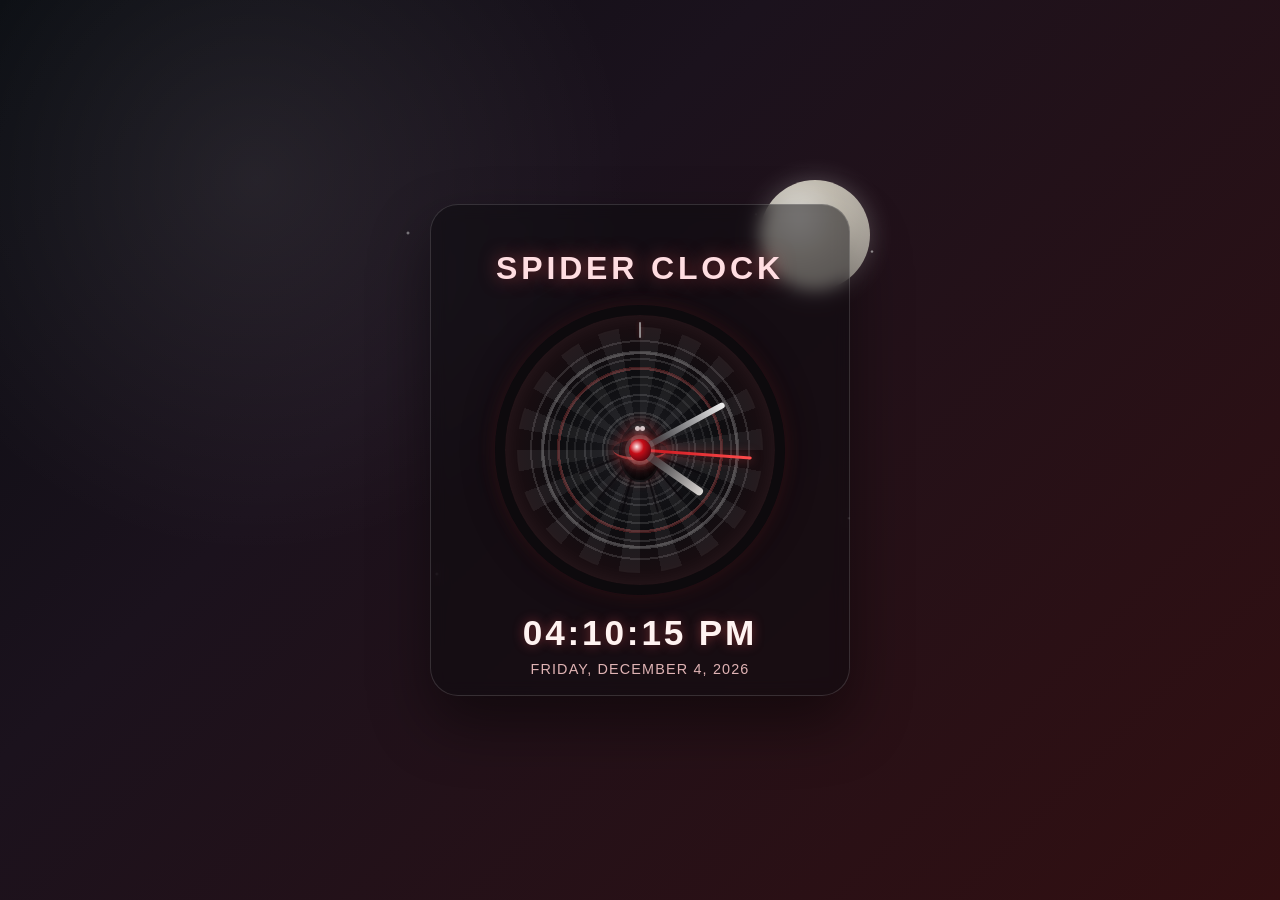
<file: index.html>
<!DOCTYPE html>
<html lang="en">
<head>
  <meta charset="UTF-8" />
  <meta name="viewport" content="width=device-width, initial-scale=1.0" />
  <title>Spider Clock</title>
  <link rel="stylesheet" href="./Spider%20clock.css" />
</head>
<body>
  <div class="scene">
    <div class="stars"></div>
    <div class="moon"></div>

    <div class="clock-card">
      <h1 class="title">Spider Clock</h1>

      <div class="clock-wrap">
        <div class="clock">
          <div class="clock-face">
            <div class="web web-outer"></div>
            <div class="web web-inner"></div>

            <div class="tick tick-12"></div>
            <div class="tick tick-1"></div>
            <div class="tick tick-2"></div>
            <div class="tick tick-3"></div>
            <div class="tick tick-4"></div>
            <div class="tick tick-5"></div>
            <div class="tick tick-6"></div>
            <div class="tick tick-7"></div>
            <div class="tick tick-8"></div>
            <div class="tick tick-9"></div>
            <div class="tick tick-10"></div>
            <div class="tick tick-11"></div>

            <div class="spider">
              <div class="leg leg-1"></div>
              <div class="leg leg-2"></div>
              <div class="leg leg-3"></div>
              <div class="leg leg-4"></div>
              <div class="leg leg-5"></div>
              <div class="leg leg-6"></div>
              <div class="spider-head"></div>
              <div class="spider-body"></div>
              <div class="eye eye-left"></div>
              <div class="eye eye-right"></div>
            </div>

            <div class="hand hour" id="hour"></div>
            <div class="hand minute" id="minute"></div>
            <div class="hand second" id="second"></div>

            <div class="center-dot"></div>
          </div>
        </div>
      </div>

      <div class="digital-panel">
        <div class="digital" id="digital"></div>
        <div class="date" id="date"></div>
      </div>
    </div>
  </div>

  <script>
    function updateClock() {
      const now = new Date();
      const hours = now.getHours();
      const minutes = now.getMinutes();
      const seconds = now.getSeconds();
      const milliseconds = now.getMilliseconds();

      const secondDegrees = ((seconds + milliseconds / 1000) / 60) * 360;
      const minuteDegrees = ((minutes + seconds / 60) / 60) * 360;
      const hourDegrees = ((hours % 12 + minutes / 60) / 12) * 360;

      document.getElementById('second').style.transform = `translateX(-50%) rotate(${secondDegrees}deg)`;
      document.getElementById('minute').style.transform = `translateX(-50%) rotate(${minuteDegrees}deg)`;
      document.getElementById('hour').style.transform = `translateX(-50%) rotate(${hourDegrees}deg)`;

      const hours12 = hours % 12 || 12;
      const ampm = hours >= 12 ? 'PM' : 'AM';
      const timeString = `${String(hours12).padStart(2, '0')}:${String(minutes).padStart(2, '0')}:${String(seconds).padStart(2, '0')} ${ampm}`;
      document.getElementById('digital').textContent = timeString;

      const options = { weekday: 'long', year: 'numeric', month: 'long', day: 'numeric' };
      document.getElementById('date').textContent = now.toLocaleDateString('en-US', options);
    }

    updateClock();
    setInterval(updateClock, 100);
  </script>
</body>
</html>
</file>
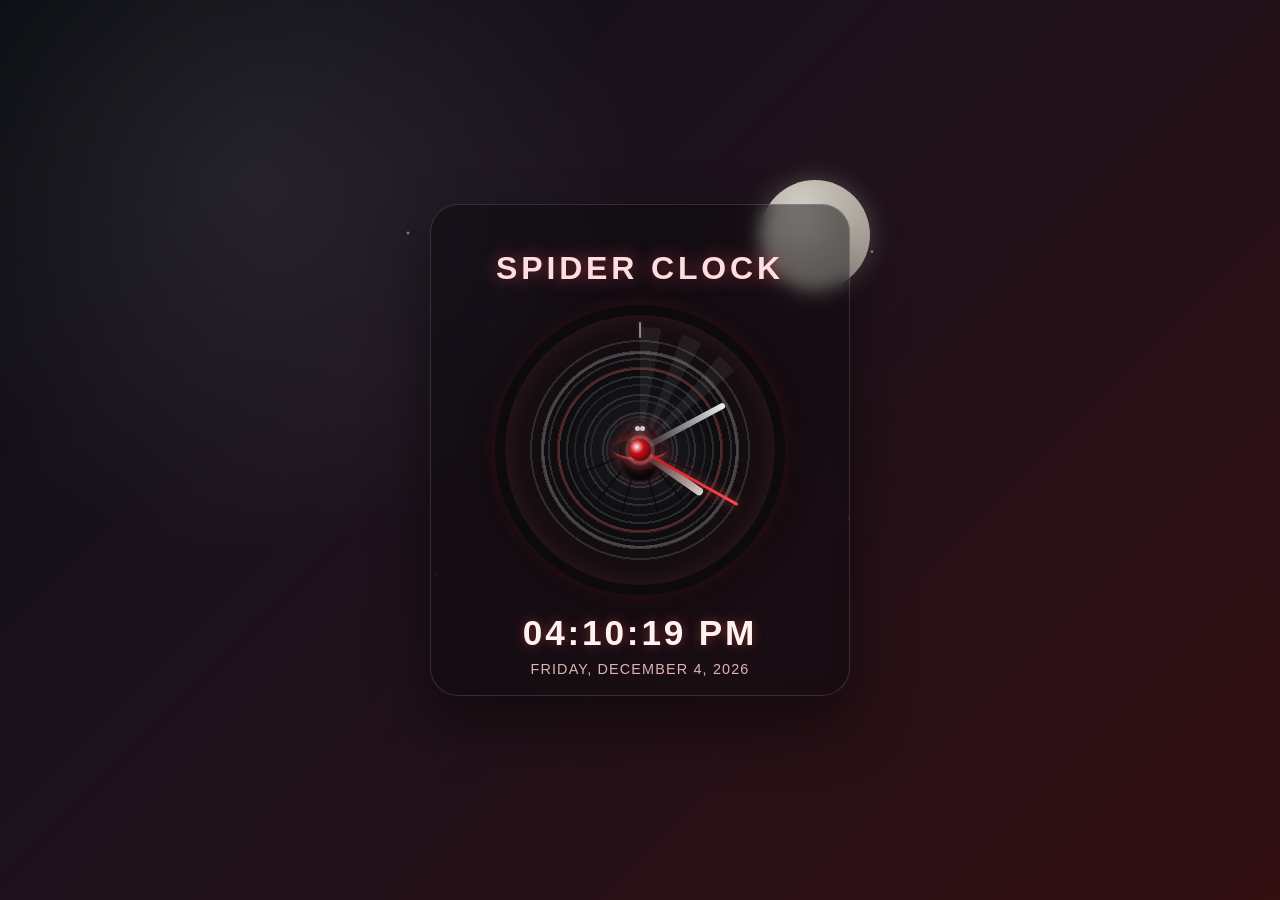
<file: spider-clock-standalone.html>
<!DOCTYPE html>
<html lang="en">
<head>
    <meta charset="UTF-8">
    <meta name="viewport" content="width=device-width, initial-scale=1.0">
    <title>Spider Clock</title>
    <style>
        :root {
            --bg-1: #0a0d12;
            --bg-2: #1b121d;
            --bg-3: #320f11;
            --dial-1: #1d1d22;
            --dial-2: #0d0d10;
            --dial-3: #2a0d12;
            --red-1: #ff4d4d;
            --red-2: #c5131b;
            --gold-1: #f0d6a6;
            --cream: #fef7e8;
            --shadow: rgba(0, 0, 0, 0.45);
            --web: rgba(255, 255, 255, 0.12);
            --spider: #08090d;
            --spider-glow: rgba(255, 85, 85, 0.35);
        }

        * {
            box-sizing: border-box;
        }

        html, body {
            margin: 0;
            min-height: 100%;
            height: 100%;
            font-family: Arial, Helvetica, sans-serif;
        }

        body {
            display: grid;
            place-items: center;
            background:
                radial-gradient(circle at 20% 20%, rgba(255,255,255,0.08), transparent 30%),
                linear-gradient(135deg, var(--bg-1) 0%, var(--bg-2) 35%, var(--bg-3) 100%);
            color: var(--cream);
            overflow: hidden;
        }

        .scene {
            position: relative;
            width: min(90vw, 580px);
            min-height: 620px;
            display: grid;
            place-items: center;
        }

        .moon {
            position: absolute;
            width: 110px;
            height: 110px;
            border-radius: 50%;
            background: radial-gradient(circle at 35% 35%, #fffef8, #d7d2c4 40%, #a8a29b 100%);
            top: 40px;
            right: 60px;
            box-shadow: 0 0 25px rgba(255,255,255,0.25);
            opacity: 0.9;
        }

        .stars {
            position: absolute;
            inset: 0;
            background-image:
                radial-gradient(2px 2px at 10% 15%, rgba(255,255,255,0.8), transparent),
                radial-gradient(2px 2px at 25% 30%, rgba(255,255,255,0.8), transparent),
                radial-gradient(1.5px 1.5px at 40% 18%, rgba(255,255,255,0.9), transparent),
                radial-gradient(2px 2px at 55% 35%, rgba(255,255,255,0.8), transparent),
                radial-gradient(1.6px 1.6px at 70% 12%, rgba(255,255,255,0.95), transparent),
                radial-gradient(2px 2px at 80% 24%, rgba(255,255,255,0.8), transparent),
                radial-gradient(1.8px 1.8px at 90% 18%, rgba(255,255,255,0.9), transparent),
                radial-gradient(2px 2px at 15% 70%, rgba(255,255,255,0.85), transparent),
                radial-gradient(2px 2px at 32% 82%, rgba(255,255,255,0.8), transparent),
                radial-gradient(1.8px 1.8px at 68% 72%, rgba(255,255,255,0.9), transparent),
                radial-gradient(1.7px 1.7px at 86% 61%, rgba(255,255,255,0.8), transparent);
            opacity: 0.8;
        }

        .clock-card {
            position: relative;
            z-index: 1;
            width: min(85vw, 420px);
            background: rgba(13, 10, 14, 0.52);
            border: 1px solid rgba(255, 255, 255, 0.14);
            box-shadow: 0 28px 60px var(--shadow);
            backdrop-filter: blur(8px);
            border-radius: 28px;
            padding: 24px 20px 18px;
        }

        .title {
            text-align: center;
            font-size: clamp(1.4rem, 2.8vw, 2rem);
            letter-spacing: 0.12em;
            text-transform: uppercase;
            font-weight: 700;
            margin-bottom: 18px;
            color: #ffdde1;
            text-shadow: 0 0 18px rgba(255, 92, 92, 0.5);
        }

        .clock-wrap {
            display: flex;
            justify-content: center;
            align-items: center;
        }

        .clock {
            display: flex;
            justify-content: center;
            align-items: center;
        }

        .clock-face {
            position: relative;
            width: min(70vw, 290px);
            aspect-ratio: 1;
            border-radius: 50%;
            background: radial-gradient(circle at center, var(--dial-1) 0%, var(--dial-2) 42%, var(--dial-3) 100%);
            border: 10px solid #0d0a0d;
            box-shadow:
                inset 0 0 24px rgba(255,255,255,0.06),
                0 0 30px rgba(0,0,0,0.5),
                0 0 18px rgba(255, 80, 80, 0.18);
            overflow: hidden;
        }

        .web {
            position: absolute;
            inset: 12px;
            border-radius: 50%;
        }

        .web-outer {
            background:
                radial-gradient(circle, transparent 0 55%, rgba(255, 255, 255, 0.18) 55% 57%, transparent 57%),
                repeating-radial-gradient(circle, var(--web) 0 2px, transparent 2px 18px),
                conic-gradient(from 0deg, rgba(255,255,255,0.06) 0deg 10deg, transparent 10deg 20deg, rgba(255,255,255,0.06) 20deg 30deg, transparent 30deg 40deg, rgba(255,255,255,0.06) 40deg 50deg, transparent 50deg 60deg);
        }

        .web-inner {
            position: absolute;
            inset: 26px;
            border-radius: 50%;
            background:
                radial-gradient(circle, transparent 0 52%, rgba(255, 80, 80, 0.22) 52% 54%, transparent 54%),
                repeating-radial-gradient(circle, rgba(255,255,255,0.08) 0 2px, transparent 2px 16px);
        }

        .tick {
            position: absolute;
            left: 50%;
            top: 50%;
            width: 2px;
            height: 16px;
            background: rgba(255, 255, 255, 0.5);
            border-radius: 999px;
            box-shadow: 0 0 4px rgba(255, 80, 80, 0.25);
            transform-origin: center calc(100% + 100px);
        }

        .tick-12 { transform: translate(-50%, -50%) rotate(0deg) translateY(-120px); }
        .tick-1 { transform: translate(-50%, -50%) rotate(30deg) translateY(-120px); }
        .tick-2 { transform: translate(-50%, -50%) rotate(60deg) translateY(-120px); }
        .tick-3 { transform: translate(-50%, -50%) rotate(90deg) translateY(-120px); }
        .tick-4 { transform: translate(-50%, -50%) rotate(120deg) translateY(-120px); }
        .tick-5 { transform: translate(-50%, -50%) rotate(150deg) translateY(-120px); }
        .tick-6 { transform: translate(-50%, -50%) rotate(180deg) translateY(-120px); }
        .tick-7 { transform: translate(-50%, -50%) rotate(210deg) translateY(-120px); }
        .tick-8 { transform: translate(-50%, -50%) rotate(240deg) translateY(-120px); }
        .tick-9 { transform: translate(-50%, -50%) rotate(270deg) translateY(-120px); }
        .tick-10 { transform: translate(-50%, -50%) rotate(300deg) translateY(-120px); }
        .tick-11 { transform: translate(-50%, -50%) rotate(330deg) translateY(-120px); }

        .spider {
            position: absolute;
            left: 50%;
            top: 50%;
            width: 120px;
            height: 120px;
            transform: translate(-50%, -50%);
            z-index: 2;
            opacity: 0.82;
        }

        .spider-body,
        .spider-head {
            position: absolute;
            display: block;
            border-radius: 50%;
            background: linear-gradient(135deg, #0d0d12 0%, #000 100%);
            box-shadow: 0 0 14px rgba(255, 80, 80, 0.18);
        }

        .spider-body {
            width: 42px;
            height: 58px;
            left: 50%;
            top: 52%;
            transform: translate(-50%, -50%);
            border: 2px solid rgba(255,255,255,0.04);
        }

        .spider-head {
            width: 24px;
            height: 24px;
            left: 50%;
            top: 36%;
            transform: translate(-50%, -50%);
        }

        .spider::after {
            content: "";
            position: absolute;
            left: 50%;
            top: 50%;
            width: 54px;
            height: 18px;
            transform: translate(-50%, -50%);
            border-radius: 50%;
            border: 3px solid rgba(255, 76, 76, 0.75);
            border-top: 0;
            border-left: 0;
            border-right: 0;
            opacity: 0.9;
            box-shadow: 0 0 12px rgba(255, 70, 70, 0.5);
        }

        .spider::before {
            content: "";
            position: absolute;
            left: 50%;
            top: 50%;
            width: 18px;
            height: 34px;
            transform: translate(-50%, -50%);
            border-radius: 999px;
            background: linear-gradient(to bottom, rgba(255, 90, 90, 0.2), rgba(255, 90, 90, 0.8), rgba(255, 90, 90, 0.2));
            box-shadow: 0 0 15px rgba(255, 80, 80, 0.5);
            z-index: 4;
        }

        .eye {
            position: absolute;
            width: 5px;
            height: 5px;
            border-radius: 50%;
            background: #fff;
            top: 30%;
            z-index: 3;
            box-shadow: 0 0 8px rgba(255,255,255,0.8);
        }

        .eye-left { left: 46%; }
        .eye-right { right: 46%; }

        .leg {
            position: absolute;
            width: 2px;
            height: 58px;
            background: rgba(12, 10, 14, 0.95);
            top: 49%;
            left: 50%;
            transform-origin: top center;
            border-radius: 999px;
            box-shadow: 0 0 8px rgba(255, 90, 90, 0.08);
        }

        .leg-1 { transform: translateX(-50%) rotate(-68deg) translateY(8px); }
        .leg-2 { transform: translateX(-50%) rotate(-40deg) translateY(8px); }
        .leg-3 { transform: translateX(-50%) rotate(-16deg) translateY(8px); }
        .leg-4 { transform: translateX(-50%) rotate(16deg) translateY(8px); }
        .leg-5 { transform: translateX(-50%) rotate(40deg) translateY(8px); }
        .leg-6 { transform: translateX(-50%) rotate(68deg) translateY(8px); }

        .center-dot {
            position: absolute;
            left: 50%;
            top: 50%;
            width: 22px;
            height: 22px;
            border-radius: 50%;
            background: radial-gradient(circle at 35% 35%, #ffefef, #c60d18 35%, #2a020a 100%);
            transform: translate(-50%, -50%);
            z-index: 10;
            box-shadow: 0 0 0 4px rgba(255,255,255,0.12), 0 0 18px rgba(255, 80, 80, 0.5);
        }

        .hand {
            position: absolute;
            left: 50%;
            bottom: 50%;
            transform-origin: bottom center;
            transform: translateX(-50%) rotate(0deg);
            border-radius: 999px;
            z-index: 5;
            box-shadow: 0 0 8px rgba(0,0,0,0.25);
        }

        .hour {
            width: 8px;
            height: 76px;
            background: linear-gradient(to top, #0e0d12, #dbd7d4);
        }

        .minute {
            width: 6px;
            height: 96px;
            background: linear-gradient(to top, #1a1a1f, #f0f0f0);
        }

        .second {
            width: 3px;
            height: 112px;
            background: linear-gradient(to top, var(--red-2), var(--red-1));
            box-shadow: 0 0 12px rgba(255, 77, 77, 0.7);
        }

        .digital-panel {
            margin-top: 18px;
            text-align: center;
        }

        .digital {
            font-size: clamp(1.5rem, 3vw, 2.2rem);
            letter-spacing: 0.08em;
            font-weight: 700;
            color: #fff3f1;
            text-shadow: 0 0 12px rgba(255, 90, 90, 0.4);
        }

        .date {
            margin-top: 8px;
            font-size: 0.9rem;
            letter-spacing: 0.08em;
            text-transform: uppercase;
            color: #f6c6c6;
            opacity: 0.9;
        }

        @media (max-width: 480px) {
            .scene {
                min-height: 540px;
            }

            .clock-card {
                padding-top: 18px;
            }

            .moon {
                right: 24px;
                width: 80px;
                height: 80px;
            }
        }
    </style>
</head>
<body>
    <div class="scene">
        <div class="stars"></div>
        <div class="moon"></div>
        
        <div class="clock-card">
            <h1 class="title">Spider Clock</h1>
            
            <div class="clock-wrap">
                <div class="clock">
                    <div class="clock-face">
                        <div class="web web-outer"></div>
                        <div class="web web-inner"></div>
                        
                        <div class="tick tick-12"></div>
                        <div class="tick tick-1"></div>
                        <div class="tick tick-2"></div>
                        <div class="tick tick-3"></div>
                        <div class="tick tick-4"></div>
                        <div class="tick tick-5"></div>
                        <div class="tick tick-6"></div>
                        <div class="tick tick-7"></div>
                        <div class="tick tick-8"></div>
                        <div class="tick tick-9"></div>
                        <div class="tick tick-10"></div>
                        <div class="tick tick-11"></div>
                        
                        <div class="spider">
                            <div class="leg leg-1"></div>
                            <div class="leg leg-2"></div>
                            <div class="leg leg-3"></div>
                            <div class="leg leg-4"></div>
                            <div class="leg leg-5"></div>
                            <div class="leg leg-6"></div>
                            <div class="spider-head"></div>
                            <div class="spider-body"></div>
                            <div class="eye eye-left"></div>
                            <div class="eye eye-right"></div>
                        </div>
                        
                        <div class="hand hour" id="hour"></div>
                        <div class="hand minute" id="minute"></div>
                        <div class="hand second" id="second"></div>
                        
                        <div class="center-dot"></div>
                    </div>
                </div>
            </div>
            
            <div class="digital-panel">
                <div class="digital" id="digital"></div>
                <div class="date" id="date"></div>
            </div>
        </div>
    </div>

    <script>
        function updateClock() {
            const now = new Date();
            const hours = now.getHours();
            const minutes = now.getMinutes();
            const seconds = now.getSeconds();
            const milliseconds = now.getMilliseconds();

            const secondDegrees = ((seconds + milliseconds / 1000) / 60) * 360;
            const minuteDegrees = ((minutes + seconds / 60) / 60) * 360;
            const hourDegrees = ((hours % 12 + minutes / 60) / 12) * 360;

            document.getElementById('second').style.transform = `translateX(-50%) rotate(${secondDegrees}deg)`;
            document.getElementById('minute').style.transform = `translateX(-50%) rotate(${minuteDegrees}deg)`;
            document.getElementById('hour').style.transform = `translateX(-50%) rotate(${hourDegrees}deg)`;

            const hours12 = hours % 12 || 12;
            const ampm = hours >= 12 ? 'PM' : 'AM';
            const timeString = `${String(hours12).padStart(2, '0')}:${String(minutes).padStart(2, '0')}:${String(seconds).padStart(2, '0')} ${ampm}`;
            document.getElementById('digital').textContent = timeString;

            const options = { weekday: 'long', year: 'numeric', month: 'long', day: 'numeric' };
            document.getElementById('date').textContent = now.toLocaleDateString('en-US', options);
        }

        updateClock();
        setInterval(updateClock, 100);
    </script>
</body>
</html>
</file>
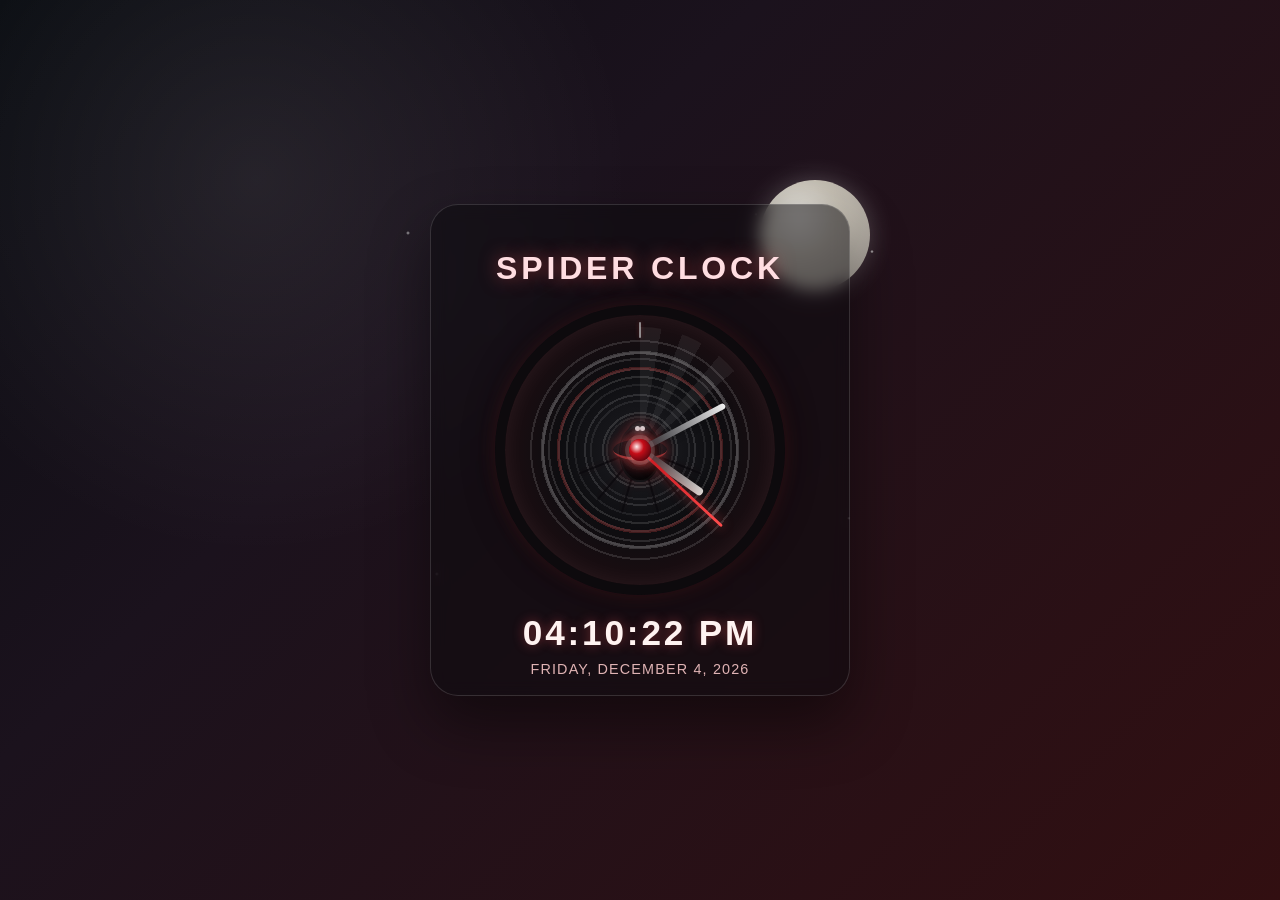
<file: spider-clock.html>
<!DOCTYPE html>
<html lang="en">
<head>
    <meta charset="UTF-8">
    <meta name="viewport" content="width=device-width, initial-scale=1.0">
    <title>Spider Clock</title>
    <style>
        :root {
            --bg-1: #0a0d12;
            --bg-2: #1b121d;
            --bg-3: #320f11;
            --dial-1: #1d1d22;
            --dial-2: #0d0d10;
            --dial-3: #2a0d12;
            --red-1: #ff4d4d;
            --red-2: #c5131b;
            --gold-1: #f0d6a6;
            --cream: #fef7e8;
            --shadow: rgba(0, 0, 0, 0.45);
            --web: rgba(255, 255, 255, 0.12);
            --spider: #08090d;
            --spider-glow: rgba(255, 85, 85, 0.35);
        }

        * {
            box-sizing: border-box;
        }

        html, body {
            margin: 0;
            min-height: 100%;
            height: 100%;
            font-family: Arial, Helvetica, sans-serif;
        }

        body {
            display: grid;
            place-items: center;
            background:
                radial-gradient(circle at 20% 20%, rgba(255,255,255,0.08), transparent 30%),
                linear-gradient(135deg, var(--bg-1) 0%, var(--bg-2) 35%, var(--bg-3) 100%);
            color: var(--cream);
            overflow: hidden;
        }

        .scene {
            position: relative;
            width: min(90vw, 580px);
            min-height: 620px;
            display: grid;
            place-items: center;
        }

        .moon {
            position: absolute;
            width: 110px;
            height: 110px;
            border-radius: 50%;
            background: radial-gradient(circle at 35% 35%, #fffef8, #d7d2c4 40%, #a8a29b 100%);
            top: 40px;
            right: 60px;
            box-shadow: 0 0 25px rgba(255,255,255,0.25);
            opacity: 0.9;
        }

        .stars {
            position: absolute;
            inset: 0;
            background-image:
                radial-gradient(2px 2px at 10% 15%, rgba(255,255,255,0.8), transparent),
                radial-gradient(2px 2px at 25% 30%, rgba(255,255,255,0.8), transparent),
                radial-gradient(1.5px 1.5px at 40% 18%, rgba(255,255,255,0.9), transparent),
                radial-gradient(2px 2px at 55% 35%, rgba(255,255,255,0.8), transparent),
                radial-gradient(1.6px 1.6px at 70% 12%, rgba(255,255,255,0.95), transparent),
                radial-gradient(2px 2px at 80% 24%, rgba(255,255,255,0.8), transparent),
                radial-gradient(1.8px 1.8px at 90% 18%, rgba(255,255,255,0.9), transparent),
                radial-gradient(2px 2px at 15% 70%, rgba(255,255,255,0.85), transparent),
                radial-gradient(2px 2px at 32% 82%, rgba(255,255,255,0.8), transparent),
                radial-gradient(1.8px 1.8px at 68% 72%, rgba(255,255,255,0.9), transparent),
                radial-gradient(1.7px 1.7px at 86% 61%, rgba(255,255,255,0.8), transparent);
            opacity: 0.8;
        }

        .clock-card {
            position: relative;
            z-index: 1;
            width: min(85vw, 420px);
            background: rgba(13, 10, 14, 0.52);
            border: 1px solid rgba(255, 255, 255, 0.14);
            box-shadow: 0 28px 60px var(--shadow);
            backdrop-filter: blur(8px);
            border-radius: 28px;
            padding: 24px 20px 18px;
        }

        .title {
            text-align: center;
            font-size: clamp(1.4rem, 2.8vw, 2rem);
            letter-spacing: 0.12em;
            text-transform: uppercase;
            font-weight: 700;
            margin-bottom: 18px;
            color: #ffdde1;
            text-shadow: 0 0 18px rgba(255, 92, 92, 0.5);
        }

        .clock-wrap {
            display: flex;
            justify-content: center;
            align-items: center;
        }

        .clock {
            display: flex;
            justify-content: center;
            align-items: center;
        }

        .clock-face {
            position: relative;
            width: min(70vw, 290px);
            aspect-ratio: 1;
            border-radius: 50%;
            background: radial-gradient(circle at center, var(--dial-1) 0%, var(--dial-2) 42%, var(--dial-3) 100%);
            border: 10px solid #0d0a0d;
            box-shadow:
                inset 0 0 24px rgba(255,255,255,0.06),
                0 0 30px rgba(0,0,0,0.5),
                0 0 18px rgba(255, 80, 80, 0.18);
            overflow: hidden;
        }

        .web {
            position: absolute;
            inset: 12px;
            border-radius: 50%;
        }

        .web-outer {
            background:
                radial-gradient(circle, transparent 0 55%, rgba(255, 255, 255, 0.18) 55% 57%, transparent 57%),
                repeating-radial-gradient(circle, var(--web) 0 2px, transparent 2px 18px),
                conic-gradient(from 0deg, rgba(255,255,255,0.06) 0deg 10deg, transparent 10deg 20deg, rgba(255,255,255,0.06) 20deg 30deg, transparent 30deg 40deg, rgba(255,255,255,0.06) 40deg 50deg, transparent 50deg 60deg);
        }

        .web-inner {
            position: absolute;
            inset: 26px;
            border-radius: 50%;
            background:
                radial-gradient(circle, transparent 0 52%, rgba(255, 80, 80, 0.22) 52% 54%, transparent 54%),
                repeating-radial-gradient(circle, rgba(255,255,255,0.08) 0 2px, transparent 2px 16px);
        }

        .tick {
            position: absolute;
            left: 50%;
            top: 50%;
            width: 2px;
            height: 16px;
            background: rgba(255, 255, 255, 0.5);
            border-radius: 999px;
            box-shadow: 0 0 4px rgba(255, 80, 80, 0.25);
            transform-origin: center calc(100% + 100px);
        }

        .tick-12 { transform: translate(-50%, -50%) rotate(0deg) translateY(-120px); }
        .tick-1 { transform: translate(-50%, -50%) rotate(30deg) translateY(-120px); }
        .tick-2 { transform: translate(-50%, -50%) rotate(60deg) translateY(-120px); }
        .tick-3 { transform: translate(-50%, -50%) rotate(90deg) translateY(-120px); }
        .tick-4 { transform: translate(-50%, -50%) rotate(120deg) translateY(-120px); }
        .tick-5 { transform: translate(-50%, -50%) rotate(150deg) translateY(-120px); }
        .tick-6 { transform: translate(-50%, -50%) rotate(180deg) translateY(-120px); }
        .tick-7 { transform: translate(-50%, -50%) rotate(210deg) translateY(-120px); }
        .tick-8 { transform: translate(-50%, -50%) rotate(240deg) translateY(-120px); }
        .tick-9 { transform: translate(-50%, -50%) rotate(270deg) translateY(-120px); }
        .tick-10 { transform: translate(-50%, -50%) rotate(300deg) translateY(-120px); }
        .tick-11 { transform: translate(-50%, -50%) rotate(330deg) translateY(-120px); }

        .spider {
            position: absolute;
            left: 50%;
            top: 50%;
            width: 120px;
            height: 120px;
            transform: translate(-50%, -50%);
            z-index: 2;
            opacity: 0.82;
        }

        .spider-body,
        .spider-head {
            position: absolute;
            display: block;
            border-radius: 50%;
            background: linear-gradient(135deg, #0d0d12 0%, #000 100%);
            box-shadow: 0 0 14px rgba(255, 80, 80, 0.18);
        }

        .spider-body {
            width: 42px;
            height: 58px;
            left: 50%;
            top: 52%;
            transform: translate(-50%, -50%);
            border: 2px solid rgba(255,255,255,0.04);
        }

        .spider-head {
            width: 24px;
            height: 24px;
            left: 50%;
            top: 36%;
            transform: translate(-50%, -50%);
        }

        .spider::after {
            content: "";
            position: absolute;
            left: 50%;
            top: 50%;
            width: 54px;
            height: 18px;
            transform: translate(-50%, -50%);
            border-radius: 50%;
            border: 3px solid rgba(255, 76, 76, 0.75);
            border-top: 0;
            border-left: 0;
            border-right: 0;
            opacity: 0.9;
            box-shadow: 0 0 12px rgba(255, 70, 70, 0.5);
        }

        .spider::before {
            content: "";
            position: absolute;
            left: 50%;
            top: 50%;
            width: 18px;
            height: 34px;
            transform: translate(-50%, -50%);
            border-radius: 999px;
            background: linear-gradient(to bottom, rgba(255, 90, 90, 0.2), rgba(255, 90, 90, 0.8), rgba(255, 90, 90, 0.2));
            box-shadow: 0 0 15px rgba(255, 80, 80, 0.5);
            z-index: 4;
        }

        .eye {
            position: absolute;
            width: 5px;
            height: 5px;
            border-radius: 50%;
            background: #fff;
            top: 30%;
            z-index: 3;
            box-shadow: 0 0 8px rgba(255,255,255,0.8);
        }

        .eye-left { left: 46%; }
        .eye-right { right: 46%; }

        .leg {
            position: absolute;
            width: 2px;
            height: 58px;
            background: rgba(12, 10, 14, 0.95);
            top: 49%;
            left: 50%;
            transform-origin: top center;
            border-radius: 999px;
            box-shadow: 0 0 8px rgba(255, 90, 90, 0.08);
        }

        .leg-1 { transform: translateX(-50%) rotate(-68deg) translateY(8px); }
        .leg-2 { transform: translateX(-50%) rotate(-40deg) translateY(8px); }
        .leg-3 { transform: translateX(-50%) rotate(-16deg) translateY(8px); }
        .leg-4 { transform: translateX(-50%) rotate(16deg) translateY(8px); }
        .leg-5 { transform: translateX(-50%) rotate(40deg) translateY(8px); }
        .leg-6 { transform: translateX(-50%) rotate(68deg) translateY(8px); }

        .center-dot {
            position: absolute;
            left: 50%;
            top: 50%;
            width: 22px;
            height: 22px;
            border-radius: 50%;
            background: radial-gradient(circle at 35% 35%, #ffefef, #c60d18 35%, #2a020a 100%);
            transform: translate(-50%, -50%);
            z-index: 10;
            box-shadow: 0 0 0 4px rgba(255,255,255,0.12), 0 0 18px rgba(255, 80, 80, 0.5);
        }

        .hand {
            position: absolute;
            left: 50%;
            bottom: 50%;
            transform-origin: bottom center;
            transform: translateX(-50%) rotate(0deg);
            border-radius: 999px;
            z-index: 5;
            box-shadow: 0 0 8px rgba(0,0,0,0.25);
        }

        .hour {
            width: 8px;
            height: 76px;
            background: linear-gradient(to top, #0e0d12, #dbd7d4);
        }

        .minute {
            width: 6px;
            height: 96px;
            background: linear-gradient(to top, #1a1a1f, #f0f0f0);
        }

        .second {
            width: 3px;
            height: 112px;
            background: linear-gradient(to top, var(--red-2), var(--red-1));
            box-shadow: 0 0 12px rgba(255, 77, 77, 0.7);
        }

        .digital-panel {
            margin-top: 18px;
            text-align: center;
        }

        .digital {
            font-size: clamp(1.5rem, 3vw, 2.2rem);
            letter-spacing: 0.08em;
            font-weight: 700;
            color: #fff3f1;
            text-shadow: 0 0 12px rgba(255, 90, 90, 0.4);
        }

        .date {
            margin-top: 8px;
            font-size: 0.9rem;
            letter-spacing: 0.08em;
            text-transform: uppercase;
            color: #f6c6c6;
            opacity: 0.9;
        }

        @media (max-width: 480px) {
            .scene {
                min-height: 540px;
            }

            .clock-card {
                padding-top: 18px;
            }

            .moon {
                right: 24px;
                width: 80px;
                height: 80px;
            }
        }
    </style>
</head>
<body>
    <div class="scene">
        <div class="stars"></div>
        <div class="moon"></div>
        
        <div class="clock-card">
            <h1 class="title">Spider Clock</h1>
            
            <div class="clock-wrap">
                <div class="clock">
                    <div class="clock-face">
                        <div class="web web-outer"></div>
                        <div class="web web-inner"></div>
                        
                        <div class="tick tick-12"></div>
                        <div class="tick tick-1"></div>
                        <div class="tick tick-2"></div>
                        <div class="tick tick-3"></div>
                        <div class="tick tick-4"></div>
                        <div class="tick tick-5"></div>
                        <div class="tick tick-6"></div>
                        <div class="tick tick-7"></div>
                        <div class="tick tick-8"></div>
                        <div class="tick tick-9"></div>
                        <div class="tick tick-10"></div>
                        <div class="tick tick-11"></div>
                        
                        <div class="spider">
                            <div class="leg leg-1"></div>
                            <div class="leg leg-2"></div>
                            <div class="leg leg-3"></div>
                            <div class="leg leg-4"></div>
                            <div class="leg leg-5"></div>
                            <div class="leg leg-6"></div>
                            <div class="spider-head"></div>
                            <div class="spider-body"></div>
                            <div class="eye eye-left"></div>
                            <div class="eye eye-right"></div>
                        </div>
                        
                        <div class="hand hour" id="hour"></div>
                        <div class="hand minute" id="minute"></div>
                        <div class="hand second" id="second"></div>
                        
                        <div class="center-dot"></div>
                    </div>
                </div>
            </div>
            
            <div class="digital-panel">
                <div class="digital" id="digital"></div>
                <div class="date" id="date"></div>
            </div>
        </div>
    </div>

    <script>
        function updateClock() {
            const now = new Date();
            
            // Get time components
            const hours = now.getHours();
            const minutes = now.getMinutes();
            const seconds = now.getSeconds();
            const milliseconds = now.getMilliseconds();
            
            // Calculate smooth rotations
            const secondDegrees = ((seconds + milliseconds / 1000) / 60) * 360;
            const minuteDegrees = ((minutes + seconds / 60) / 60) * 360;
            const hourDegrees = ((hours % 12 + minutes / 60) / 12) * 360;
            
            // Apply rotations
            document.getElementById('second').style.transform = `translateX(-50%) rotate(${secondDegrees}deg)`;
            document.getElementById('minute').style.transform = `translateX(-50%) rotate(${minuteDegrees}deg)`;
            document.getElementById('hour').style.transform = `translateX(-50%) rotate(${hourDegrees}deg)`;
            
            // Update digital display
            const hours12 = hours % 12 || 12;
            const ampm = hours >= 12 ? 'PM' : 'AM';
            const timeString = `${String(hours12).padStart(2, '0')}:${String(minutes).padStart(2, '0')}:${String(seconds).padStart(2, '0')} ${ampm}`;
            document.getElementById('digital').textContent = timeString;
            
            // Update date display
            const options = { weekday: 'long', year: 'numeric', month: 'long', day: 'numeric' };
            const dateString = now.toLocaleDateString('en-US', options);
            document.getElementById('date').textContent = dateString;
        }
        
        // Update clock immediately and then every frame
        updateClock();
        setInterval(updateClock, 100);
    </script>
</body>
</html>
</file>
